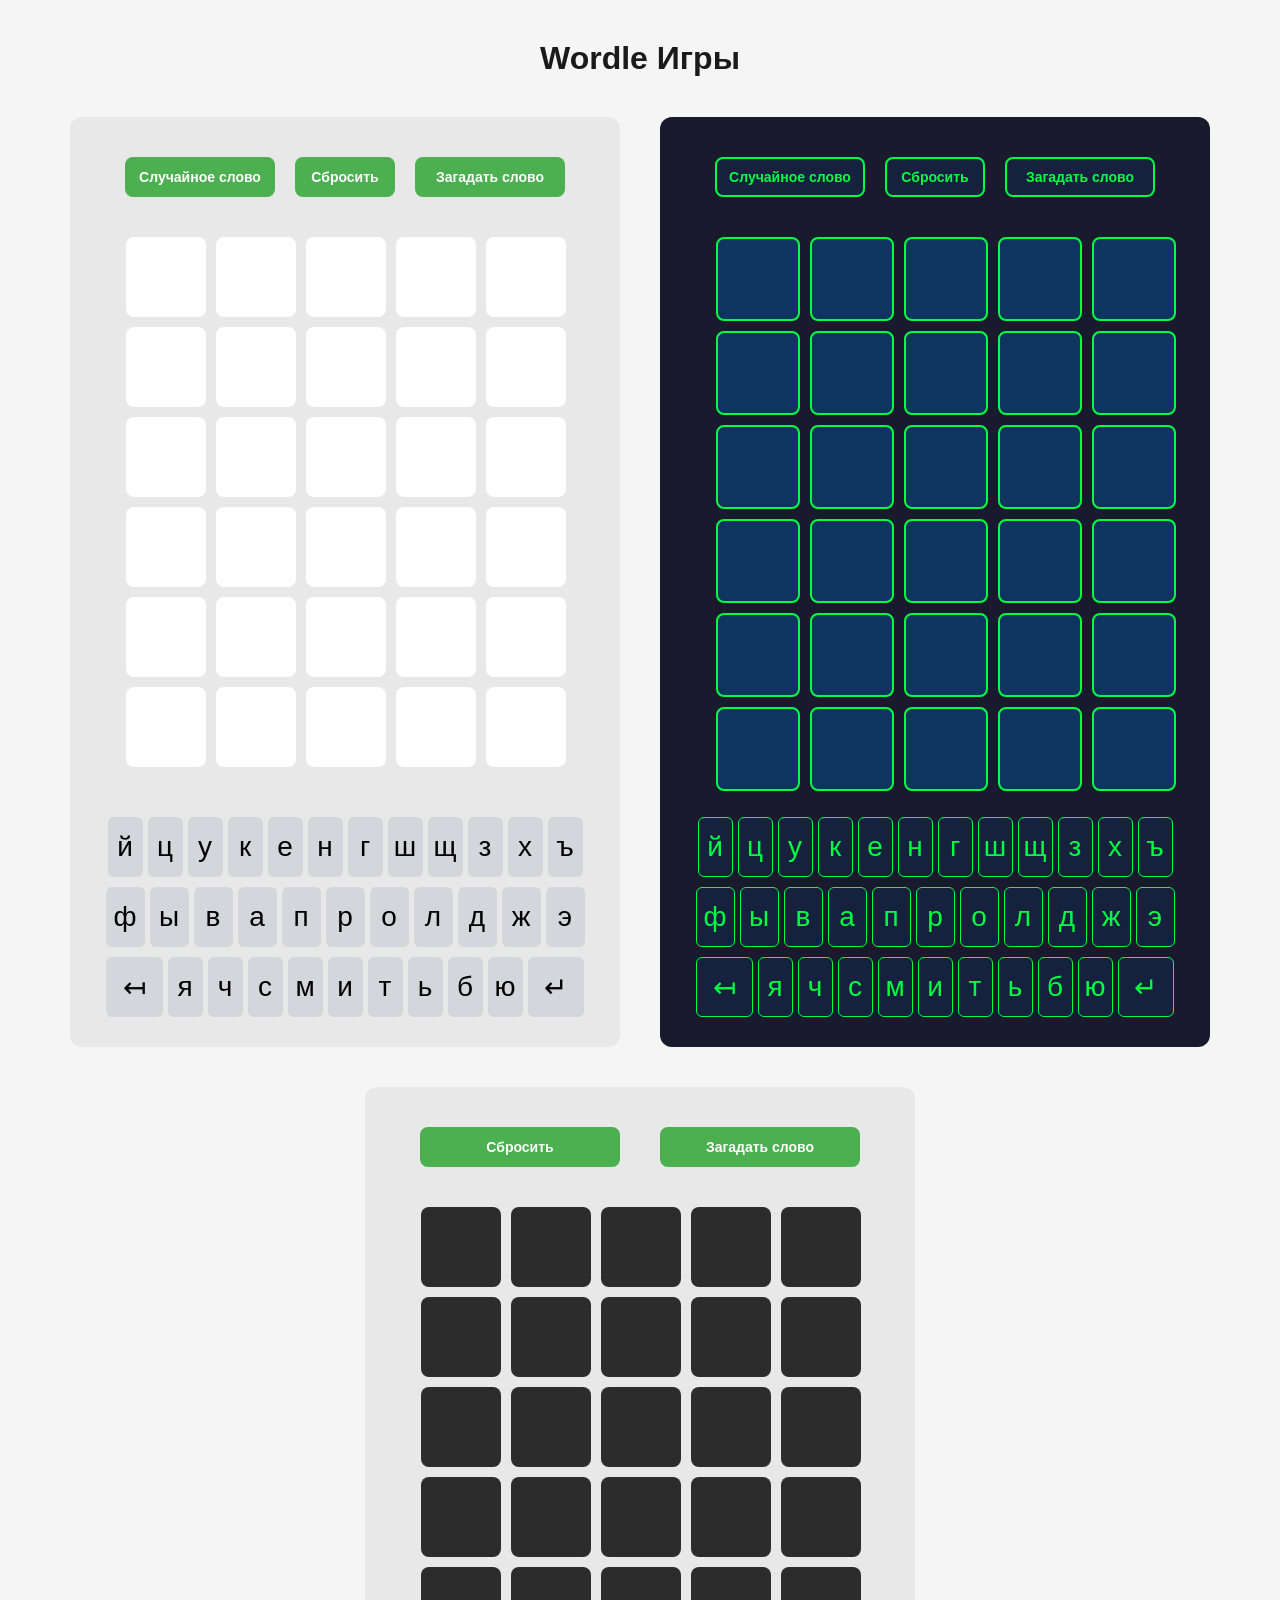
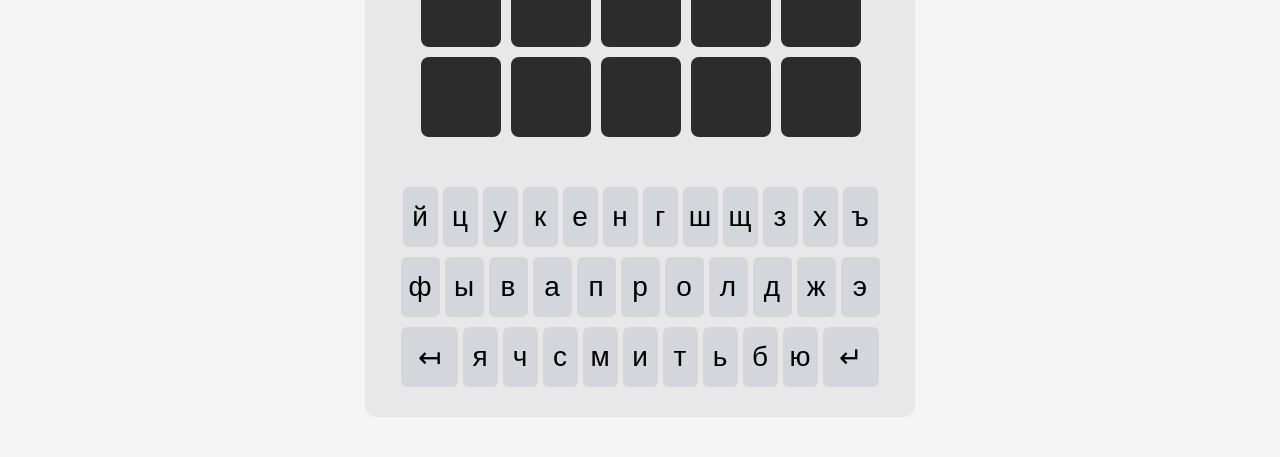
<file: widget/index.html>
<!DOCTYPE html>
<html lang="ru">
<head>
    <meta charset="UTF-8">
    <meta name="viewport" content="width=device-width, initial-scale=1.0">
    <title>Wordle</title>
    <link rel="stylesheet" href="page.css">
    <script src="app.js" charset="utf-8" defer></script>
</head>
<body class="wordle-page-body">
    <h1 class="wordle-page-title">Wordle Игры</h1>
    
    <div class="games-container">
        <!-- Виджет 1: Стандартные цвета (app.css по умолчанию) -->
        <wordle-game 
            id="wordle-standard">
        </wordle-game>
        
        <!-- Виджет 2: Альтернативная тема (style.css) -->
        <wordle-game 
            id="wordle-custom-theme"
            data-css="style.css"
            data-path-check-words="../check_words.txt"
            data-disable-physical-keyboard>
        </wordle-game>
        
        <!-- Виджет 3: Стандартная тема с кастомными цветами через атрибуты -->
        <wordle-game 
            id="wordle-dark-theme"
            data-color-empty="#2c2c2c"
            data-color-absent="#1a1a1a"
            data-color-present="#ff6b6b"
            data-color-correct="#4ecdc4"
            data-disable-random>
        </wordle-game>
    </div>
</body>
</html>
</file>
<file: widget/page.css>
.wordle-page-body {
    font-family: -apple-system, BlinkMacSystemFont, 'Segoe UI', Roboto, sans-serif;
    min-height: 100vh;
    display: flex;
    flex-direction: column;
    align-items: center;
    gap: 40px;
    padding: 40px 20px;
    background-color: #f5f5f5;
    margin: 0;
}

.wordle-page-title {
    color: #1a1a1b;
    margin: 0;
}

.games-container {
    display: flex;
    gap: 40px;
    flex-wrap: wrap;
    justify-content: center;
}
</file>
